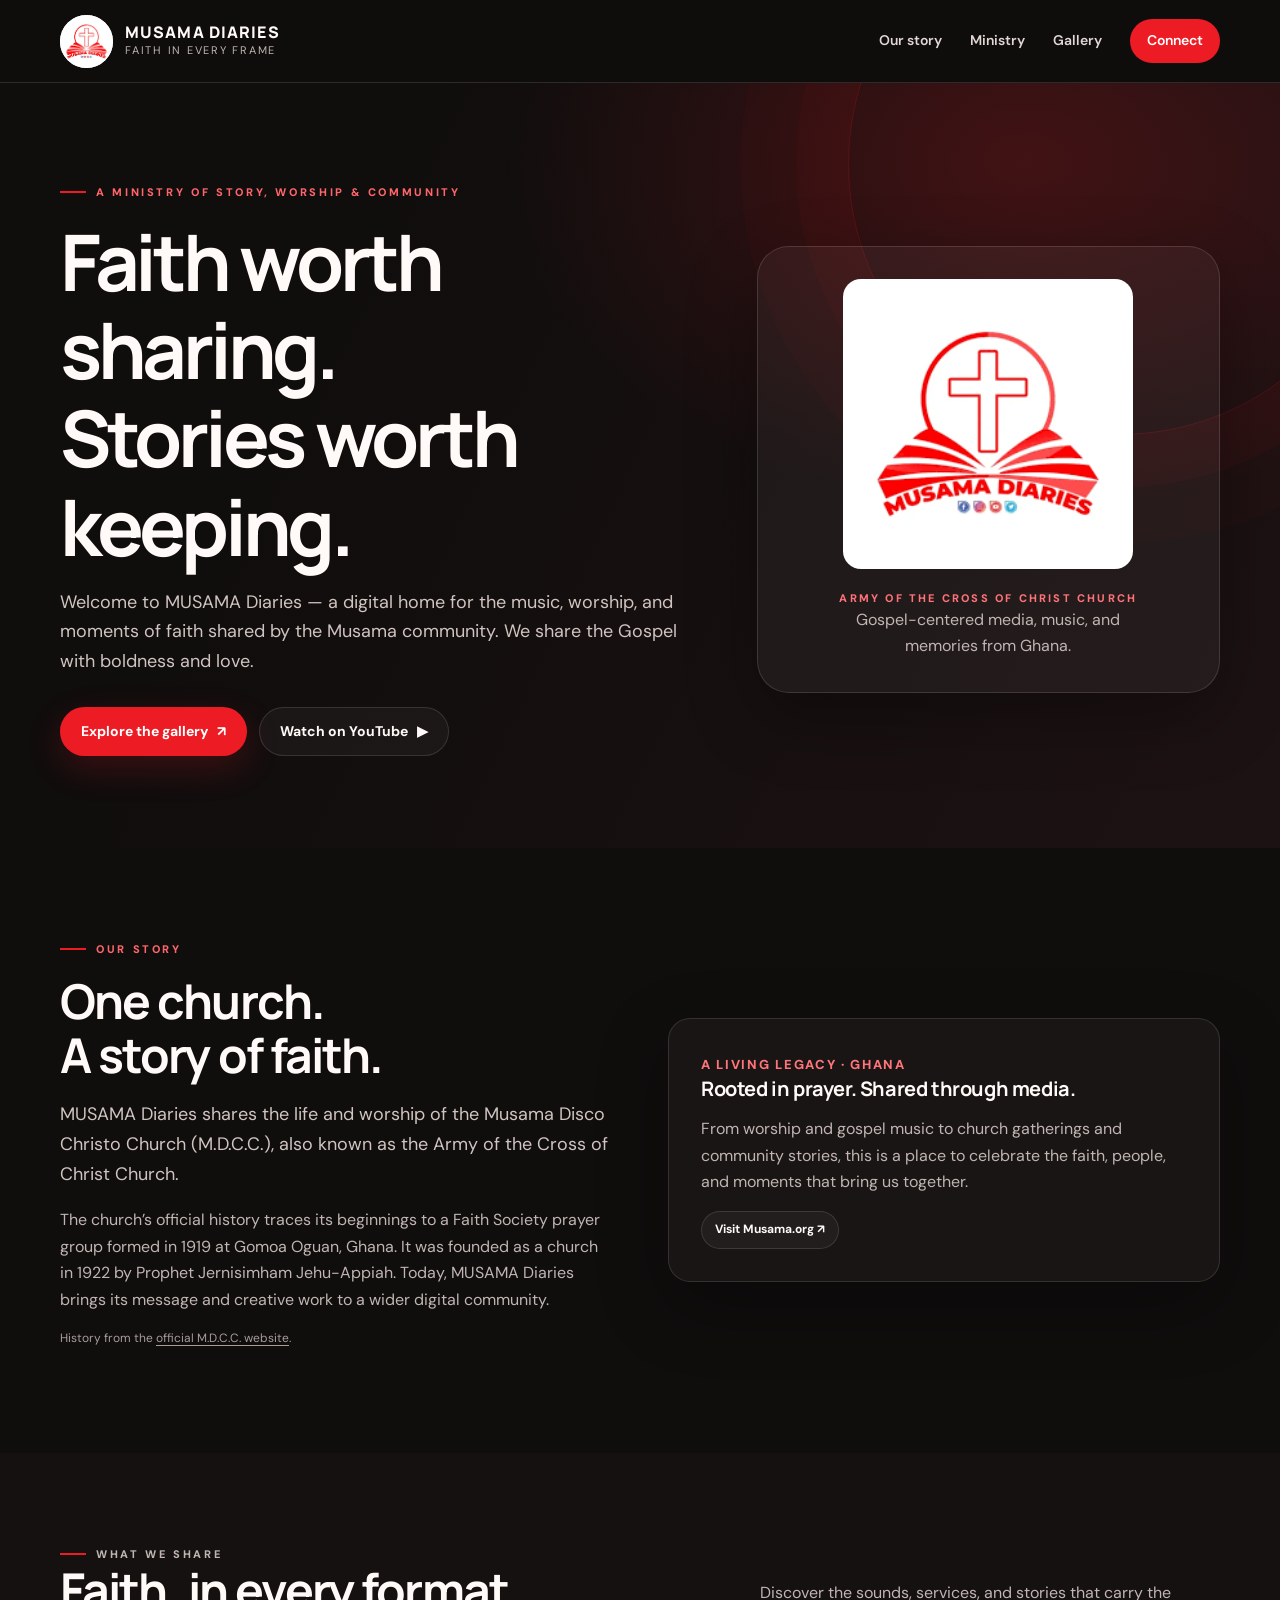
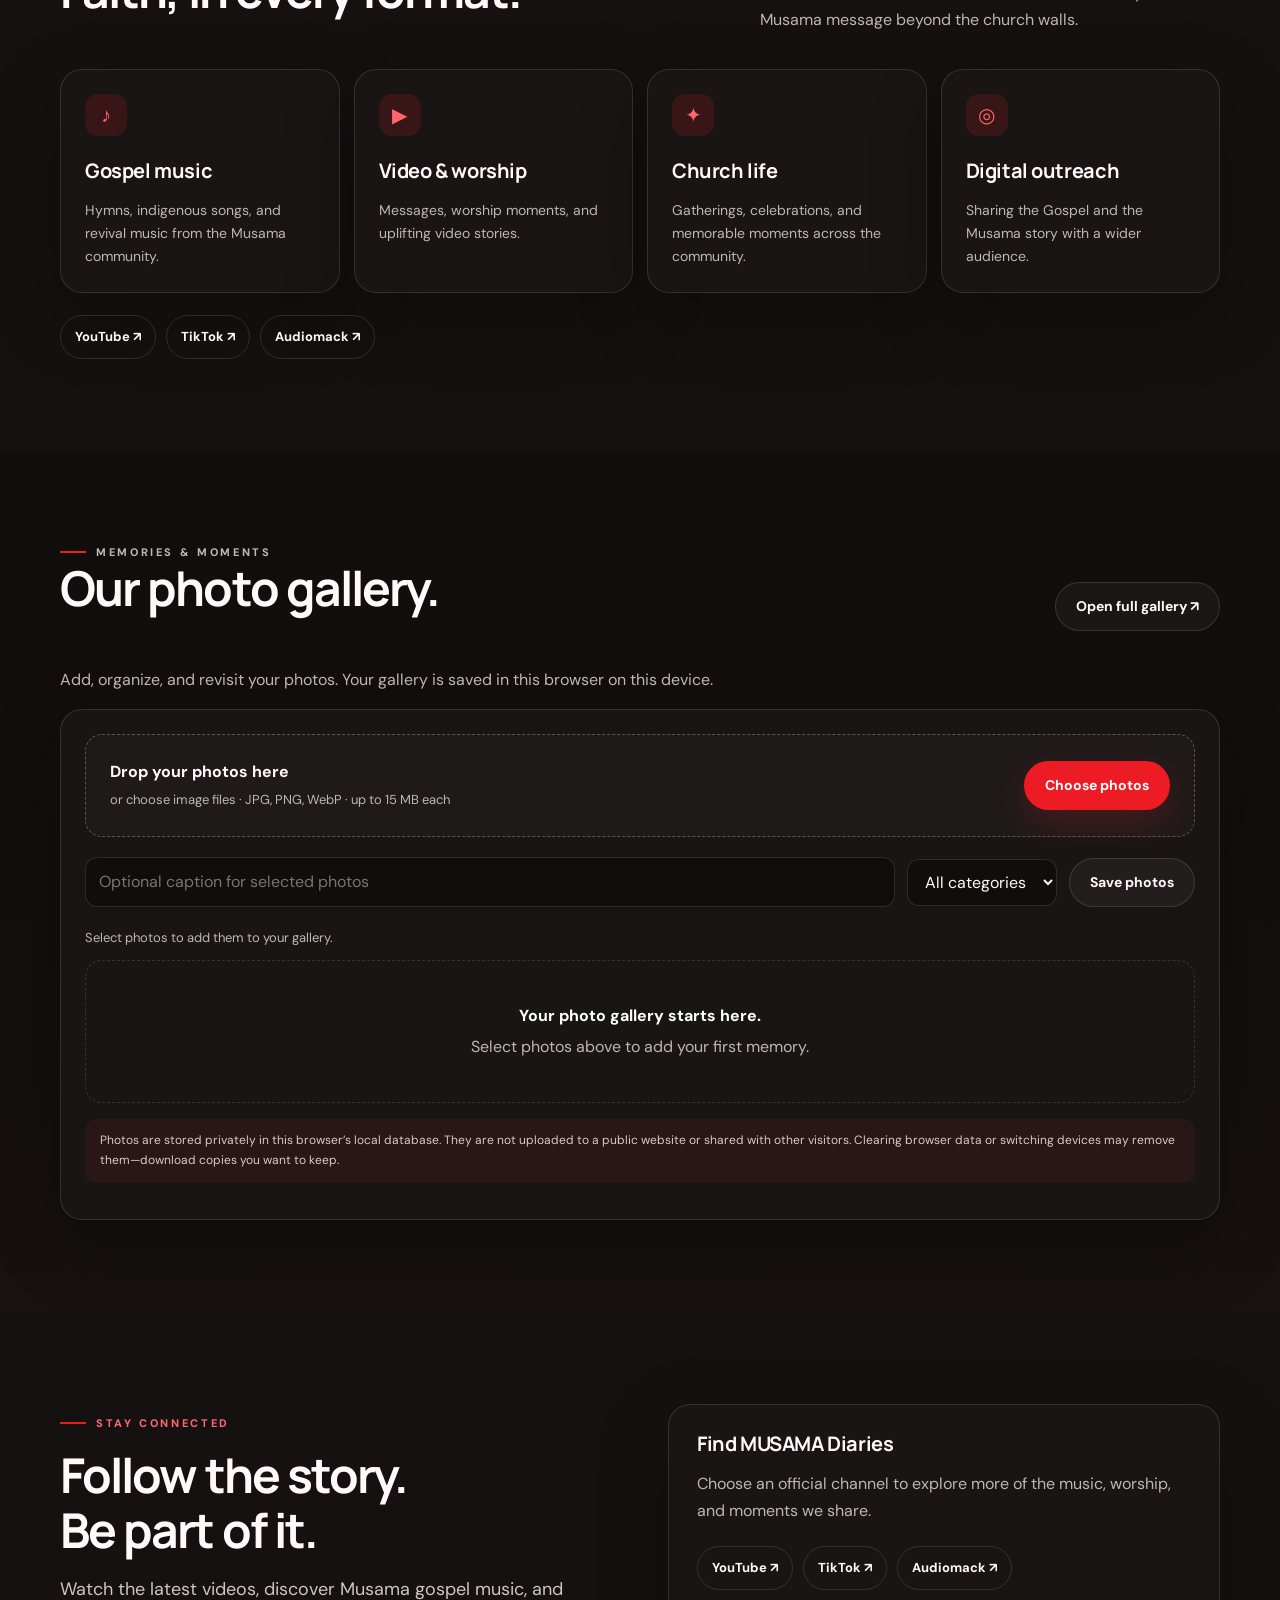
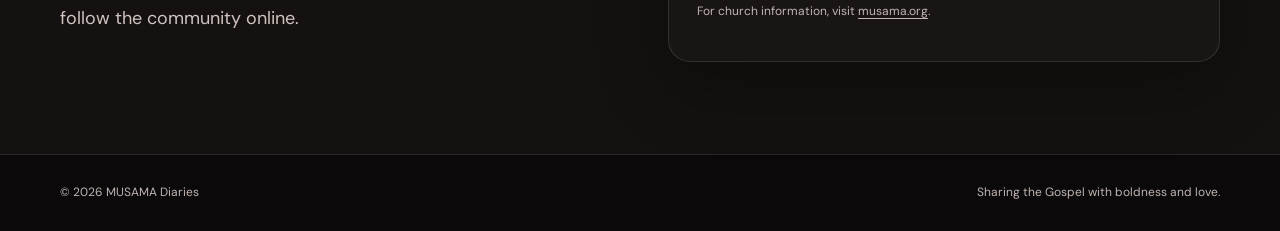
<file: index.html>
<!DOCTYPE html>
<html lang="en">
<head>
  <meta charset="UTF-8">
  <meta name="viewport" content="width=device-width, initial-scale=1">
  <meta name="description" content="MUSAMA Diaries — gospel, worship, and stories from the Musama Disco Christo Church community in Ghana.">
  <title>MUSAMA Diaries | Faith in every frame</title>
  <link rel="icon" href="download (2).png" type="image/png">
  <link rel="stylesheet" href="site.css">
</head>
<body>
  <header class="site-header">
    <div class="container nav-bar">
      <a class="brand" href="index.html" aria-label="MUSAMA Diaries home">
        <img class="brand-logo" src="download (2).png" alt="MUSAMA Diaries cross and open-book logo">
        <span><strong>MUSAMA DIARIES</strong><small>Faith in every frame</small></span>
      </a>
      <button class="nav-toggle" type="button" aria-label="Open navigation" aria-expanded="false"><span></span><span></span><span></span></button>
      <nav class="nav-links" aria-label="Main navigation">
        <a href="#about">Our story</a><a href="#ministry">Ministry</a><a href="#gallery">Gallery</a><a href="#connect" class="nav-cta">Connect</a>
      </nav>
    </div>
  </header>
  <main>
    <section class="hero">
      <div class="container hero-grid">
        <div>
          <p class="eyebrow">A ministry of story, worship & community</p>
          <h1>Faith worth sharing.<br>Stories worth keeping.</h1>
          <p class="hero-copy">Welcome to MUSAMA Diaries — a digital home for the music, worship, and moments of faith shared by the Musama community. We share the Gospel with boldness and love.</p>
          <div class="hero-actions"><a class="btn btn-primary" href="#gallery">Explore the gallery <span aria-hidden="true">↗</span></a><a class="btn btn-secondary" href="https://www.youtube.com/@Musamadiaries" target="_blank" rel="noopener noreferrer">Watch on YouTube <span aria-hidden="true">▶</span></a></div>
        </div>
        <aside class="hero-mark" aria-label="MUSAMA Diaries identity">
          <img src="download (2).png" alt="MUSAMA DIARIES logo">
          <p class="mark-tag">Army of the Cross of Christ Church</p>
          <p>Gospel-centered media, music, and memories from Ghana.</p>
        </aside>
      </div>
    </section>

    <section class="section" id="about">
      <div class="container about-grid">
        <div>
          <p class="eyebrow">Our story</p>
          <h2>One church.<br>A story of faith.</h2>
          <p class="lead">MUSAMA Diaries shares the life and worship of the Musama Disco Christo Church (M.D.C.C.), also known as the Army of the Cross of Christ Church.</p>
          <p class="body-copy">The church’s official history traces its beginnings to a Faith Society prayer group formed in 1919 at Gomoa Oguan, Ghana. It was founded as a church in 1922 by Prophet Jernisimham Jehu-Appiah. Today, MUSAMA Diaries brings its message and creative work to a wider digital community.</p>
          <p class="source-note">History from the <a href="https://musama.org/about-us/" target="_blank" rel="noopener noreferrer">official M.D.C.C. website</a>.</p>
        </div>
        <article class="story-card">
          <span class="year">A living legacy · Ghana</span>
          <h3>Rooted in prayer. Shared through media.</h3>
          <p>From worship and gospel music to church gatherings and community stories, this is a place to celebrate the faith, people, and moments that bring us together.</p>
          <a class="btn btn-secondary btn-small" href="https://musama.org/" target="_blank" rel="noopener noreferrer">Visit Musama.org ↗</a>
        </article>
      </div>
    </section>

    <section class="section section-soft" id="ministry">
      <div class="container">
        <div class="section-head"><div><p class="eyebrow">What we share</p><h2>Faith, in every format.</h2></div><p>Discover the sounds, services, and stories that carry the Musama message beyond the church walls.</p></div>
        <div class="service-grid">
          <article class="service-card"><span class="service-icon" aria-hidden="true">♪</span><h3>Gospel music</h3><p>Hymns, indigenous songs, and revival music from the Musama community.</p></article>
          <article class="service-card"><span class="service-icon" aria-hidden="true">▶</span><h3>Video & worship</h3><p>Messages, worship moments, and uplifting video stories.</p></article>
          <article class="service-card"><span class="service-icon" aria-hidden="true">✦</span><h3>Church life</h3><p>Gatherings, celebrations, and memorable moments across the community.</p></article>
          <article class="service-card"><span class="service-icon" aria-hidden="true">◎</span><h3>Digital outreach</h3><p>Sharing the Gospel and the Musama story with a wider audience.</p></article>
        </div>
        <div class="social-links"><a class="social-link" href="https://www.youtube.com/@Musamadiaries" target="_blank" rel="noopener noreferrer">YouTube ↗</a><a class="social-link" href="https://www.tiktok.com/@musama_diaries" target="_blank" rel="noopener noreferrer">TikTok ↗</a><a class="social-link" href="https://audiomack.com/musamadiaries/songs" target="_blank" rel="noopener noreferrer">Audiomack ↗</a></div>
      </div>
    </section>

    <section class="section gallery-section" id="gallery">
      <div class="container">
        <div class="section-head"><div><p class="eyebrow">Memories & moments</p><h2>Our photo gallery.</h2></div><a class="btn btn-secondary section-action" href="gallery.html">Open full gallery ↗</a></div>
        <p class="body-copy">Add, organize, and revisit your photos. Your gallery is saved in this browser on this device.</p>
        <div class="photo-panel" data-gallery-root>
          <input class="upload-input" type="file" accept="image/*" multiple data-photo-input aria-label="Choose photos to upload">
          <div class="drop-zone" data-drop-zone>
            <div class="drop-copy"><strong>Drop your photos here</strong><span>or choose image files · JPG, PNG, WebP · up to 15 MB each</span></div>
            <button type="button" class="btn btn-primary" data-select-photos>Choose photos</button>
          </div>
          <div class="photo-tools"><input class="caption-field" type="text" maxlength="100" placeholder="Optional caption for selected photos" data-photo-caption aria-label="Photo caption"><select class="filter-select" data-photo-filter aria-label="Gallery category"><option value="all">All categories</option><option value="worship">Worship</option><option value="events">Events</option><option value="outreach">Outreach</option></select><button type="button" class="btn btn-secondary" data-upload-photos>Save photos</button></div>
          <p class="photo-status" data-photo-status role="status" aria-live="polite">Select photos to add them to your gallery.</p>
          <div class="gallery-grid" data-photo-grid aria-live="polite"></div>
          <p class="storage-note">Photos are stored privately in this browser’s local database. They are not uploaded to a public website or shared with other visitors. Clearing browser data or switching devices may remove them—download copies you want to keep.</p>
        </div>
      </div>
    </section>

    <section class="section section-soft" id="connect">
      <div class="container contact-grid">
        <div><p class="eyebrow">Stay connected</p><h2>Follow the story.<br>Be part of it.</h2><p class="lead">Watch the latest videos, discover Musama gospel music, and follow the community online.</p></div>
        <div class="contact-card"><h3>Find MUSAMA Diaries</h3><p>Choose an official channel to explore more of the music, worship, and moments we share.</p><div class="social-links"><a class="social-link" href="https://www.youtube.com/@Musamadiaries" target="_blank" rel="noopener noreferrer">YouTube ↗</a><a class="social-link" href="https://www.tiktok.com/@musama_diaries" target="_blank" rel="noopener noreferrer">TikTok ↗</a><a class="social-link" href="https://audiomack.com/musamadiaries/songs" target="_blank" rel="noopener noreferrer">Audiomack ↗</a></div><p class="source-note">For church information, visit <a href="https://musama.org/" target="_blank" rel="noopener noreferrer">musama.org</a>.</p></div>
      </div>
    </section>
  </main>
  <footer class="site-footer"><div class="container footer-row"><p>© <span id="year"></span> MUSAMA Diaries</p><p>Sharing the Gospel with boldness and love.</p></div></footer>
  <script src="script.js"></script>
  <script src="gallery.js"></script>
</body>
</html>
</file>
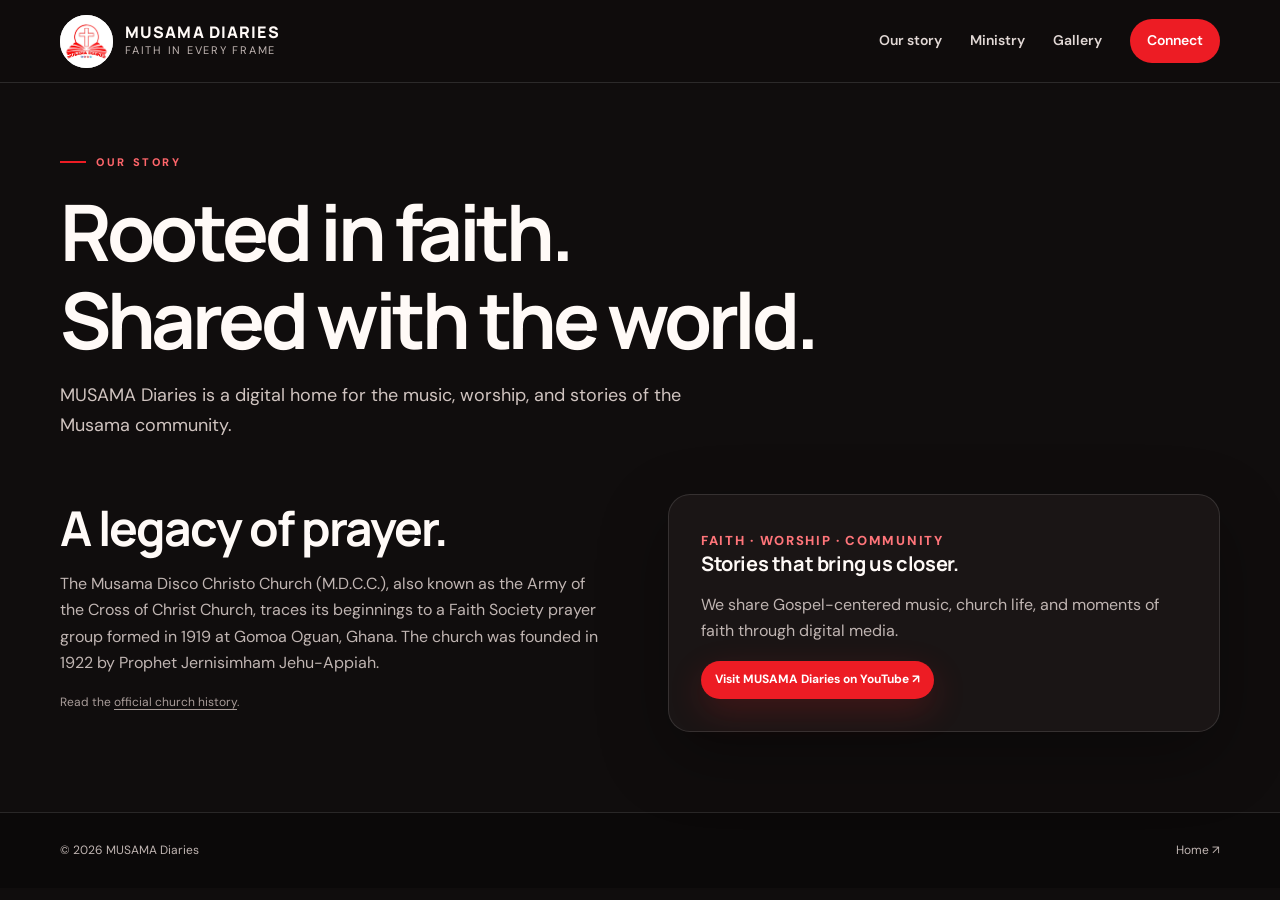
<file: about.html>
<!DOCTYPE html>
<html lang="en"><head><meta charset="UTF-8"><meta name="viewport" content="width=device-width, initial-scale=1"><meta name="theme-color" content="#100d0d"><title>Our Story | MUSAMA Diaries</title><link rel="icon" href="download (2).png" type="image/png"><link rel="stylesheet" href="site.css"></head><body>
<header class="site-header"><div class="container nav-bar"><a class="brand" href="index.html"><img class="brand-logo" src="download (2).png" alt="MUSAMA Diaries logo"><span><strong>MUSAMA DIARIES</strong><small>Faith in every frame</small></span></a><button class="nav-toggle" type="button" aria-label="Open navigation" aria-expanded="false"><span></span><span></span><span></span></button><nav class="nav-links" aria-label="Main navigation"><a href="index.html#about">Our story</a><a href="service.html">Ministry</a><a href="gallery.html">Gallery</a><a href="contact.html" class="nav-cta">Connect</a></nav></div></header>
<main><section class="page-hero"><div class="container"><p class="eyebrow">Our story</p><h1>Rooted in faith.<br>Shared with the world.</h1><p class="lead">MUSAMA Diaries is a digital home for the music, worship, and stories of the Musama community.</p></div></section><section class="container" style="padding-bottom:80px"><div class="about-grid"><div><h2>A legacy of prayer.</h2><p class="body-copy">The Musama Disco Christo Church (M.D.C.C.), also known as the Army of the Cross of Christ Church, traces its beginnings to a Faith Society prayer group formed in 1919 at Gomoa Oguan, Ghana. The church was founded in 1922 by Prophet Jernisimham Jehu-Appiah.</p><p class="source-note">Read the <a href="https://musama.org/about-us/" target="_blank" rel="noopener noreferrer">official church history</a>.</p></div><article class="story-card"><span class="year">Faith · Worship · Community</span><h3>Stories that bring us closer.</h3><p>We share Gospel-centered music, church life, and moments of faith through digital media.</p><a class="btn btn-primary btn-small" href="https://www.youtube.com/@Musamadiaries" target="_blank" rel="noopener noreferrer">Visit MUSAMA Diaries on YouTube ↗</a></article></div></section></main>
<footer class="site-footer"><div class="container footer-row"><p>© <span id="year"></span> MUSAMA Diaries</p><p><a href="index.html">Home ↗</a></p></div></footer><script src="script.js"></script></body></html>
</file>
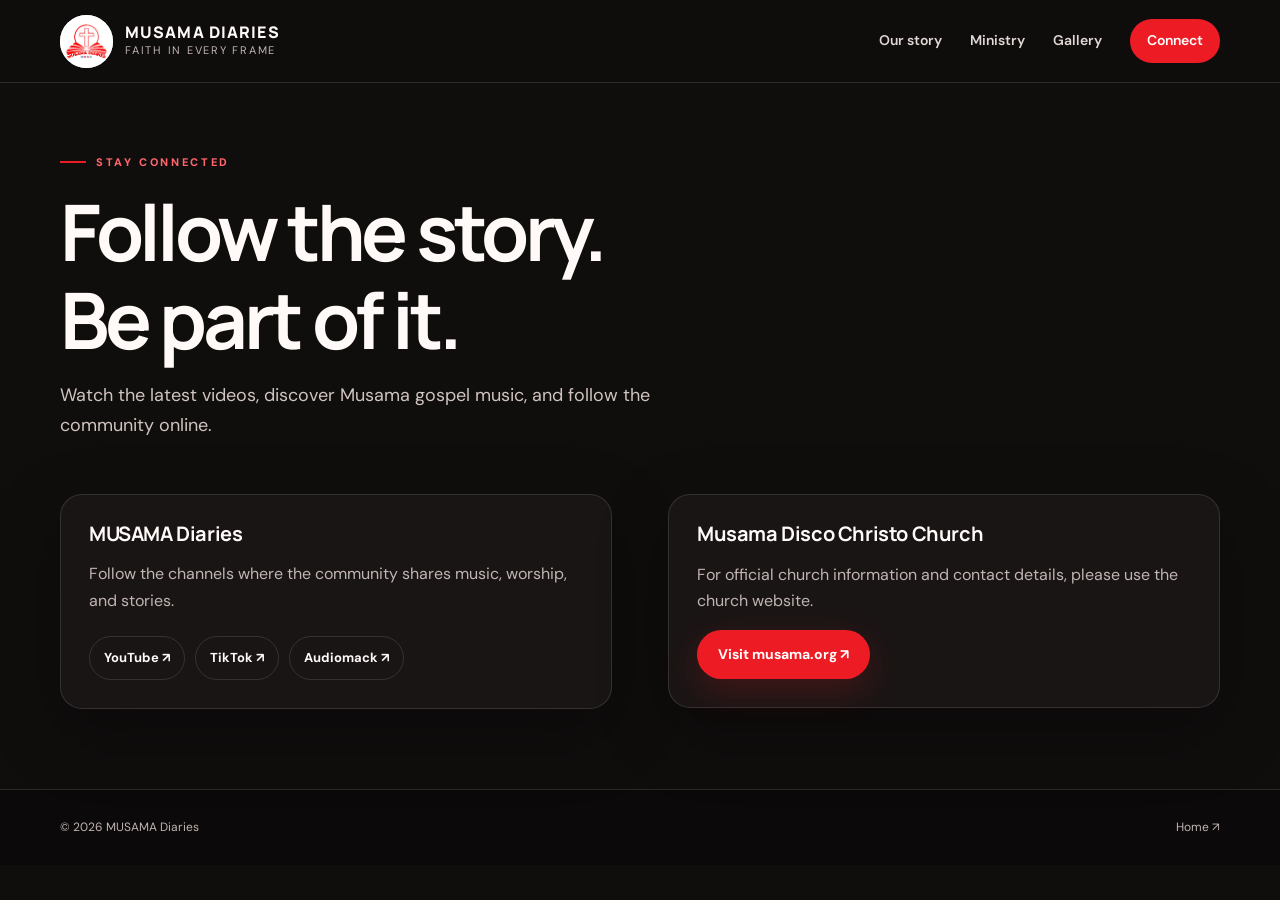
<file: contact.html>
<!DOCTYPE html>
<html lang="en"><head><meta charset="UTF-8"><meta name="viewport" content="width=device-width, initial-scale=1"><meta name="theme-color" content="#100d0d"><title>Connect | MUSAMA Diaries</title><link rel="icon" href="download (2).png" type="image/png"><link rel="stylesheet" href="site.css"></head><body>
<header class="site-header"><div class="container nav-bar"><a class="brand" href="index.html"><img class="brand-logo" src="download (2).png" alt="MUSAMA Diaries logo"><span><strong>MUSAMA DIARIES</strong><small>Faith in every frame</small></span></a><button class="nav-toggle" type="button" aria-label="Open navigation" aria-expanded="false"><span></span><span></span><span></span></button><nav class="nav-links" aria-label="Main navigation"><a href="about.html">Our story</a><a href="service.html">Ministry</a><a href="gallery.html">Gallery</a><a href="contact.html" class="nav-cta">Connect</a></nav></div></header>
<main><section class="page-hero"><div class="container"><p class="eyebrow">Stay connected</p><h1>Follow the story.<br>Be part of it.</h1><p class="lead">Watch the latest videos, discover Musama gospel music, and follow the community online.</p></div></section><section class="container" style="padding-bottom:80px"><div class="contact-grid"><article class="contact-card"><h3>MUSAMA Diaries</h3><p>Follow the channels where the community shares music, worship, and stories.</p><div class="social-links"><a class="social-link" href="https://www.youtube.com/@Musamadiaries" target="_blank" rel="noopener noreferrer">YouTube ↗</a><a class="social-link" href="https://www.tiktok.com/@musama_diaries" target="_blank" rel="noopener noreferrer">TikTok ↗</a><a class="social-link" href="https://audiomack.com/musamadiaries/songs" target="_blank" rel="noopener noreferrer">Audiomack ↗</a></div></article><article class="contact-card"><h3>Musama Disco Christo Church</h3><p>For official church information and contact details, please use the church website.</p><a class="btn btn-primary" href="https://musama.org/" target="_blank" rel="noopener noreferrer">Visit musama.org ↗</a></article></div></section></main>
<footer class="site-footer"><div class="container footer-row"><p>© <span id="year"></span> MUSAMA Diaries</p><p><a href="index.html">Home ↗</a></p></div></footer><script src="script.js"></script></body></html>
</file>
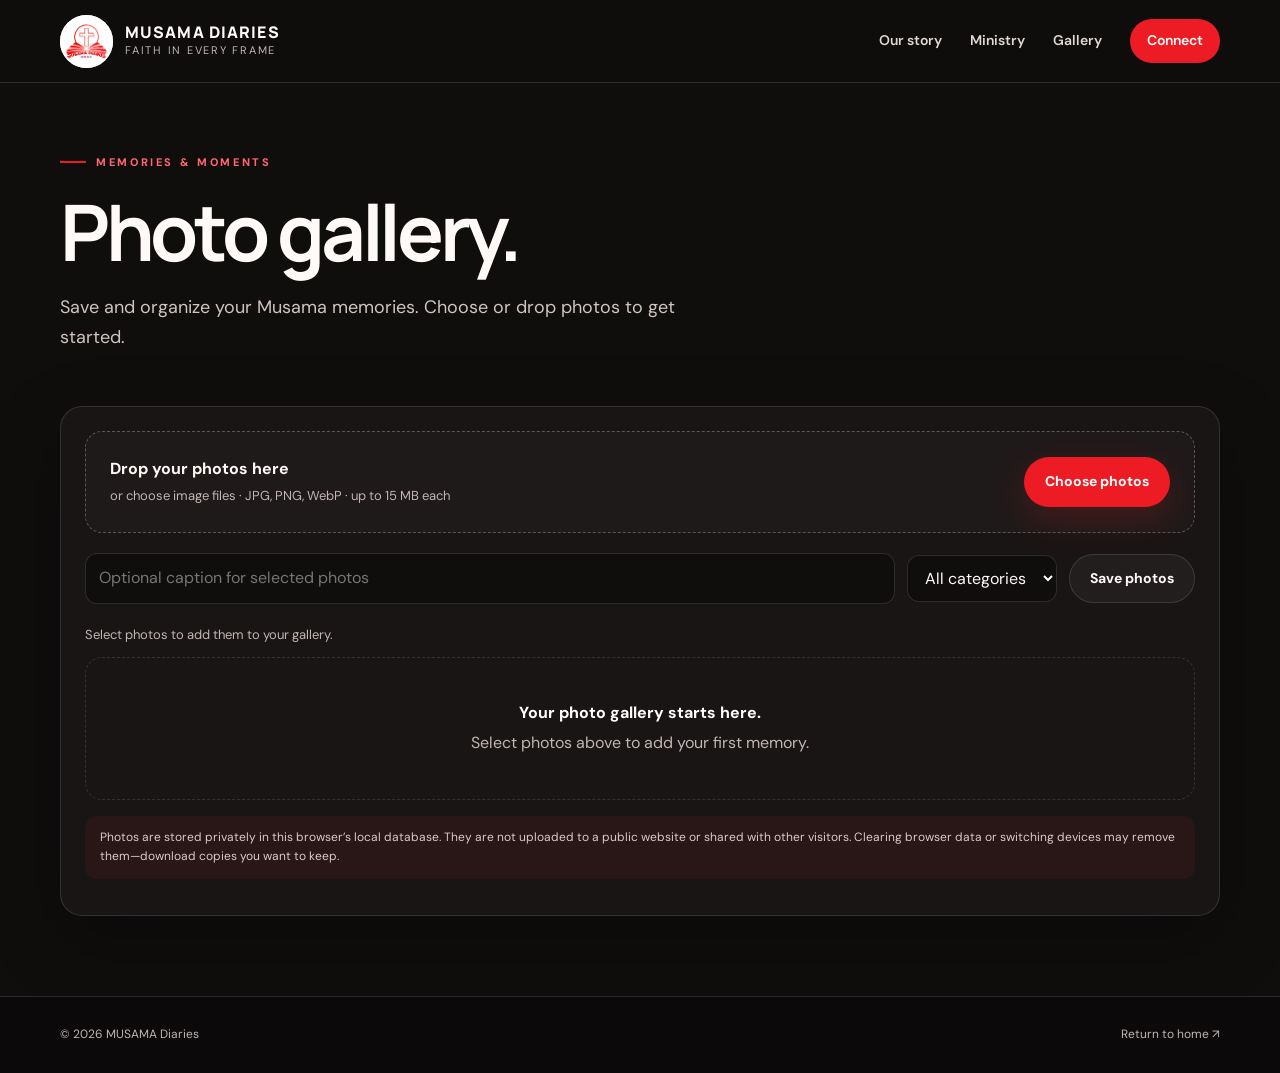
<file: gallery.html>
<!DOCTYPE html>
<html lang="en">
<head>
  <meta charset="UTF-8">
  <meta name="viewport" content="width=device-width, initial-scale=1">
  <meta name="theme-color" content="#100d0d">
  <meta name="description" content="Browse and save your MUSAMA Diaries photos in a private local gallery.">
  <title>Photo Gallery | MUSAMA Diaries</title>
  <link rel="icon" href="download (2).png" type="image/png">
  <link rel="stylesheet" href="site.css">
  <!-- Removed unsupported theme metadata -->
</head>
<body>
  <header class="site-header">
    <div class="container nav-bar">
      <a class="brand" href="index.html" aria-label="MUSAMA Diaries home"><img class="brand-logo" src="download (2).png" alt="MUSAMA Diaries logo"><span><strong>MUSAMA DIARIES</strong><small>Faith in every frame</small></span></a>
      <button class="nav-toggle" type="button" aria-label="Open navigation" aria-expanded="false"><span></span><span></span><span></span></button>
      <nav class="nav-links" aria-label="Main navigation"><a href="index.html#about">Our story</a><a href="index.html#ministry">Ministry</a><a href="index.html#gallery">Gallery</a><a href="index.html#connect" class="nav-cta">Connect</a></nav>
    </div>
  </header>
  <main>
    <section class="page-hero"><div class="container"><p class="eyebrow">Memories & moments</p><h1>Photo gallery.</h1><p class="lead">Save and organize your Musama memories. Choose or drop photos to get started.</p></div></section>
    <section class="container content-bottom">
      <div class="photo-panel" data-gallery-root>
        <input class="upload-input" type="file" accept="image/*" multiple data-photo-input aria-label="Choose photos to upload">
        <div class="drop-zone" data-drop-zone><div class="drop-copy"><strong>Drop your photos here</strong><span>or choose image files · JPG, PNG, WebP · up to 15 MB each</span></div><button type="button" class="btn btn-primary" data-select-photos>Choose photos</button></div>
        <div class="photo-tools"><input class="caption-field" type="text" maxlength="100" placeholder="Optional caption for selected photos" data-photo-caption aria-label="Photo caption"><select class="filter-select" data-photo-filter aria-label="Gallery category"><option value="all">All categories</option><option value="worship">Worship</option><option value="events">Events</option><option value="outreach">Outreach</option></select><button type="button" class="btn btn-secondary" data-upload-photos>Save photos</button></div>
        <p class="photo-status" data-photo-status role="status" aria-live="polite">Select photos to add them to your gallery.</p>
        <div class="gallery-grid" data-photo-grid aria-live="polite"></div>
        <p class="storage-note">Photos are stored privately in this browser’s local database. They are not uploaded to a public website or shared with other visitors. Clearing browser data or switching devices may remove them—download copies you want to keep.</p>
      </div>
    </section>
  </main>
  <footer class="site-footer"><div class="container footer-row"><p>© <span id="year"></span> MUSAMA Diaries</p><p><a href="index.html">Return to home ↗</a></p></div></footer>
  <script src="script.js"></script>
  <script src="gallery.js"></script>
</body>
</html>
</file>
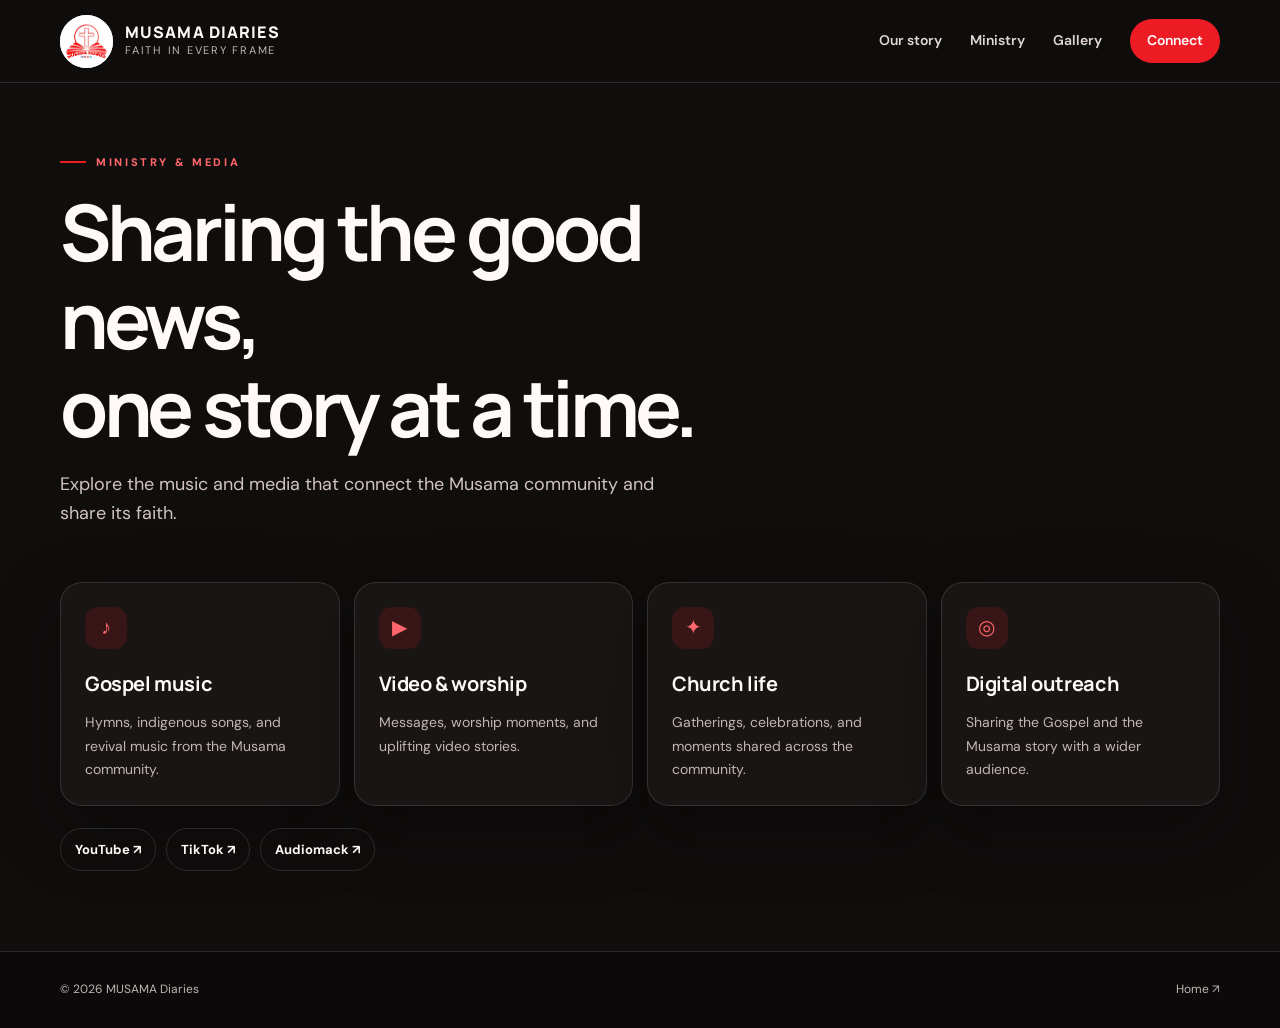
<file: service.html>
<!DOCTYPE html>
<html lang="en"><head><meta charset="UTF-8"><meta name="viewport" content="width=device-width, initial-scale=1"><meta name="theme-color" content="#100d0d"><title>Ministry & Media | MUSAMA Diaries</title><link rel="icon" href="download (2).png" type="image/png"><link rel="stylesheet" href="site.css"></head><body>
<header class="site-header"><div class="container nav-bar"><a class="brand" href="index.html"><img class="brand-logo" src="download (2).png" alt="MUSAMA Diaries logo"><span><strong>MUSAMA DIARIES</strong><small>Faith in every frame</small></span></a><button class="nav-toggle" type="button" aria-label="Open navigation" aria-expanded="false"><span></span><span></span><span></span></button><nav class="nav-links" aria-label="Main navigation"><a href="about.html">Our story</a><a href="service.html">Ministry</a><a href="gallery.html">Gallery</a><a href="contact.html" class="nav-cta">Connect</a></nav></div></header>
<main><section class="page-hero"><div class="container"><p class="eyebrow">Ministry & media</p><h1>Sharing the good news,<br>one story at a time.</h1><p class="lead">Explore the music and media that connect the Musama community and share its faith.</p></div></section><section class="container" style="padding-bottom:80px"><div class="service-grid"><article class="service-card"><span class="service-icon" aria-hidden="true">♪</span><h3>Gospel music</h3><p>Hymns, indigenous songs, and revival music from the Musama community.</p></article><article class="service-card"><span class="service-icon" aria-hidden="true">▶</span><h3>Video & worship</h3><p>Messages, worship moments, and uplifting video stories.</p></article><article class="service-card"><span class="service-icon" aria-hidden="true">✦</span><h3>Church life</h3><p>Gatherings, celebrations, and moments shared across the community.</p></article><article class="service-card"><span class="service-icon" aria-hidden="true">◎</span><h3>Digital outreach</h3><p>Sharing the Gospel and the Musama story with a wider audience.</p></article></div><div class="social-links"><a class="social-link" href="https://www.youtube.com/@Musamadiaries" target="_blank" rel="noopener noreferrer">YouTube ↗</a><a class="social-link" href="https://www.tiktok.com/@musama_diaries" target="_blank" rel="noopener noreferrer">TikTok ↗</a><a class="social-link" href="https://audiomack.com/musamadiaries/songs" target="_blank" rel="noopener noreferrer">Audiomack ↗</a></div></section></main>
<footer class="site-footer"><div class="container footer-row"><p>© <span id="year"></span> MUSAMA Diaries</p><p><a href="index.html">Home ↗</a></p></div></footer><script src="script.js"></script></body></html>
</file>
<file: site.css>
@import url('https://fonts.googleapis.com/css2?family=DM+Sans:wght@400;500;600;700&family=Manrope:wght@400;500;600;700;800&display=swap');

:root{color-scheme:dark;--bg:#100d0d;--panel:#1a1515;--panel-2:#211a1a;--text:#fffaf7;--muted:#c0b5b2;--red:#ed1c24;--red-dark:#b60e19;--line:rgba(255,255,255,.12);--gold:#e9bd7a;--radius:22px;--shadow:0 24px 70px rgba(0,0,0,.32)}
*{box-sizing:border-box}html{scroll-behavior:smooth;scroll-padding-top:90px}body{margin:0;background:var(--bg);color:var(--text);font:16px/1.65 'DM Sans',sans-serif}img{display:block;max-width:100%}a{color:inherit;text-decoration:none}button,input,select{font:inherit}button,a,input,select{ -webkit-tap-highlight-color:transparent}:focus-visible{outline:3px solid var(--gold);outline-offset:3px}.container{width:min(1160px,calc(100% - 40px));margin-inline:auto}.site-header{position:sticky;top:0;z-index:20;background:rgba(16,13,13,.9);backdrop-filter:blur(16px);border-bottom:1px solid var(--line)}.nav-bar{min-height:82px;display:flex;align-items:center;justify-content:space-between;gap:24px}.brand{display:flex;align-items:center;gap:12px}.brand-logo{width:53px;height:53px;object-fit:contain;border-radius:50%;background:#fff}.brand strong{display:block;font:800 16px/1.15 Manrope,sans-serif;letter-spacing:.07em}.brand small{display:block;color:var(--muted);font-size:11px;letter-spacing:.16em;text-transform:uppercase}.nav-links{display:flex;align-items:center;gap:28px}.nav-links a{color:#e1d8d5;font-size:14px;font-weight:600;transition:color .2s}.nav-links a:hover{color:#fff}.nav-links .nav-cta{padding:10px 17px;border-radius:999px;background:var(--red);color:white}.nav-toggle{display:none;background:none;border:0;color:white;padding:8px}.nav-toggle span{display:block;width:24px;height:2px;background:white;margin:5px}.hero{position:relative;overflow:hidden;padding:100px 0 92px;background:radial-gradient(ellipse at 80% 10%,rgba(237,28,36,.2),transparent 36%),linear-gradient(115deg,#100d0d 25%,#1d1213 100%)}.hero:after{content:'';position:absolute;right:-110px;top:-190px;width:540px;height:540px;border:1px solid rgba(237,28,36,.2);border-radius:50%;box-shadow:0 0 0 52px rgba(237,28,36,.035),0 0 0 108px rgba(237,28,36,.025);pointer-events:none}.hero-grid{position:relative;z-index:1;display:grid;grid-template-columns:1.15fr .85fr;gap:70px;align-items:center}.eyebrow{display:flex;align-items:center;gap:10px;margin:0 0 16px;color:#ff666b;font-size:11px;letter-spacing:.24em;font-weight:800;text-transform:uppercase}.eyebrow:before{content:'';width:26px;height:2px;background:var(--red)}h1,h2,h3{font-family:Manrope,sans-serif;line-height:1.13;margin:0 0 16px}h1{font-size:clamp(44px,6.8vw,78px);letter-spacing:-.055em;max-width:760px}h2{font-size:clamp(32px,4.2vw,48px);letter-spacing:-.04em}h3{font-size:20px;letter-spacing:-.02em}.hero-copy,.lead{max-width:640px;color:#d0c4c0;font-size:18px}.hero-actions{display:flex;gap:12px;flex-wrap:wrap;margin-top:30px}.btn{display:inline-flex;align-items:center;justify-content:center;gap:9px;min-height:48px;padding:12px 20px;border:1px solid transparent;border-radius:999px;font-weight:700;font-size:14px;cursor:pointer;transition:transform .2s,background .2s,border .2s}.btn:hover{transform:translateY(-2px)}.btn-primary{background:var(--red);color:white;box-shadow:0 12px 35px rgba(237,28,36,.2)}.btn-primary:hover{background:#ff333a}.btn-secondary{border-color:var(--line);background:rgba(255,255,255,.04);color:var(--text)}.btn-secondary:hover{border-color:rgba(255,255,255,.35);background:rgba(255,255,255,.08)}.btn-small{min-height:38px;padding:8px 13px;font-size:12px}.hero-mark{position:relative;z-index:1;padding:32px;text-align:center;background:rgba(255,255,255,.045);border:1px solid rgba(255,255,255,.13);border-radius:32px;box-shadow:var(--shadow)}.hero-mark img{width:min(100%,290px);margin:0 auto 20px;border-radius:18px}.hero-mark p{max-width:330px;margin:0 auto;color:var(--muted)}.hero-mark .mark-tag{color:#ff7378;font-size:11px;font-weight:800;letter-spacing:.2em;text-transform:uppercase}.section{padding:92px 0}.section-soft{background:#151111}.section-head{display:flex;align-items:end;justify-content:space-between;gap:28px;margin-bottom:36px}.section-head p{max-width:460px;margin:0;color:var(--muted)}.about-grid,.contact-grid{display:grid;grid-template-columns:1fr 1fr;gap:56px;align-items:center}.story-card,.info-card,.service-card,.photo-panel,.contact-card{background:var(--panel);border:1px solid var(--line);border-radius:var(--radius);box-shadow:var(--shadow)}.story-card{padding:32px}.story-card .year{display:inline-flex;align-items:center;gap:8px;color:#ff757a;font-weight:800;font-size:13px;letter-spacing:.13em;text-transform:uppercase}.story-card p,.body-copy{color:var(--muted)}.service-grid{display:grid;grid-template-columns:repeat(4,1fr);gap:14px}.service-card{padding:24px;min-height:210px;transition:transform .2s,border-color .2s}.service-card:hover{transform:translateY(-4px);border-color:rgba(237,28,36,.55)}.service-icon{width:42px;height:42px;display:grid;place-items:center;margin-bottom:24px;border-radius:13px;background:rgba(237,28,36,.14);color:#ff666b;font-size:20px}.service-card p{margin:0;color:var(--muted);font-size:14px}.gallery-section{background:linear-gradient(180deg,#100d0d,#171111)}.section-action{white-space:nowrap}.photo-panel{padding:24px}.photo-tools{display:flex;flex-wrap:wrap;align-items:center;gap:12px;margin:20px 0}.upload-input{display:none}.drop-zone{display:flex;align-items:center;justify-content:space-between;gap:18px;padding:24px;border:1px dashed rgba(255,255,255,.26);border-radius:17px;background:rgba(255,255,255,.025);transition:background .2s,border-color .2s}.drop-zone.dragover{border-color:var(--red);background:rgba(237,28,36,.09)}.drop-copy strong{display:block}.drop-copy span{color:var(--muted);font-size:13px}.caption-field,.filter-select{color:var(--text);background:#100d0d;border:1px solid var(--line);border-radius:12px;padding:11px 13px}.caption-field{flex:1;min-width:190px}.filter-select{min-width:150px}.photo-status{min-height:25px;margin:8px 0;color:var(--muted);font-size:13px}.photo-status.error{color:#ff8a8e}.photo-status.success{color:#a7e5b3}.gallery-grid{display:grid;grid-template-columns:repeat(3,minmax(0,1fr));gap:16px}.photo-card{overflow:hidden;background:#1a1515;border:1px solid var(--line);border-radius:17px}.photo-card img{width:100%;height:230px;object-fit:cover;background:#2a2222}.photo-meta{padding:13px 15px}.photo-meta strong{display:block;overflow-wrap:anywhere}.photo-meta small{display:block;color:var(--muted);margin-top:3px}.photo-actions{display:flex;justify-content:space-between;gap:8px;margin-top:12px}.photo-actions button{background:transparent;color:var(--muted);border:0;padding:5px 0;cursor:pointer;font-size:12px}.photo-actions button:hover{color:white}.empty-gallery{grid-column:1/-1;padding:42px 20px;text-align:center;border:1px dashed var(--line);border-radius:17px;color:var(--muted)}.empty-gallery strong{display:block;color:#fff;margin-bottom:4px}.storage-note{margin-top:16px;padding:12px 15px;border-radius:12px;background:rgba(237,28,36,.07);color:#d8cbc7;font-size:12px}.social-links{display:flex;gap:10px;flex-wrap:wrap;margin-top:22px}.social-link{display:inline-flex;padding:10px 14px;border:1px solid var(--line);border-radius:999px;font-size:13px;font-weight:700}.contact-card{padding:28px}.contact-card p{color:var(--muted)}.site-footer{padding:28px 0;border-top:1px solid var(--line);background:#0b0909}.footer-row{display:flex;justify-content:space-between;align-items:center;gap:15px;color:var(--muted);font-size:12px}.footer-row p{margin:0}.page-hero{padding:70px 0 35px}.muted{color:var(--muted)}.source-note{font-size:12px;color:#a89c99}.source-note a{text-decoration:underline;text-underline-offset:3px}.sr-only{position:absolute;width:1px;height:1px;padding:0;margin:-1px;overflow:hidden;clip:rect(0,0,0,0);white-space:nowrap;border:0}
@media(max-width:900px){.hero-grid{gap:36px}.service-grid{grid-template-columns:repeat(2,1fr)}.about-grid,.contact-grid{gap:28px}.gallery-grid{grid-template-columns:repeat(2,minmax(0,1fr))}}
@media(max-width:680px){.container{width:min(100% - 28px,1160px)}.nav-bar{min-height:70px}.nav-toggle{display:block}.nav-links{display:none;position:absolute;top:calc(100% + 1px);left:14px;right:14px;flex-direction:column;align-items:stretch;gap:0;padding:8px;background:#171111;border:1px solid var(--line);border-radius:16px;box-shadow:var(--shadow)}.nav-links.open{display:flex}.nav-links a{padding:12px}.nav-links .nav-cta{text-align:center;margin:5px}.hero{padding:66px 0 55px}.hero-grid,.about-grid,.contact-grid{grid-template-columns:1fr}.hero-grid{gap:36px}.hero-mark{max-width:420px}.section{padding:66px 0}.section-head{display:block}.section-head .section-action{margin-top:17px}.service-grid{grid-template-columns:1fr 1fr;gap:10px}.service-card{padding:18px;min-height:190px}.photo-panel{padding:15px}.drop-zone{align-items:flex-start;flex-direction:column}.photo-tools>*{width:100%}.gallery-grid{grid-template-columns:1fr 1fr;gap:10px}.photo-card img{height:170px}.footer-row{flex-direction:column;align-items:flex-start}.story-card,.contact-card{padding:23px}}
@media(max-width:420px){.service-grid,.gallery-grid{grid-template-columns:1fr}.photo-card img{height:230px}.hero-actions .btn{width:100%}}
@media(prefers-reduced-motion:reduce){*,*::before,*::after{scroll-behavior:auto!important;transition:none!important}}
.site-header{-webkit-backdrop-filter:blur(16px)}
.content-bottom{padding-bottom:80px}
</file>
